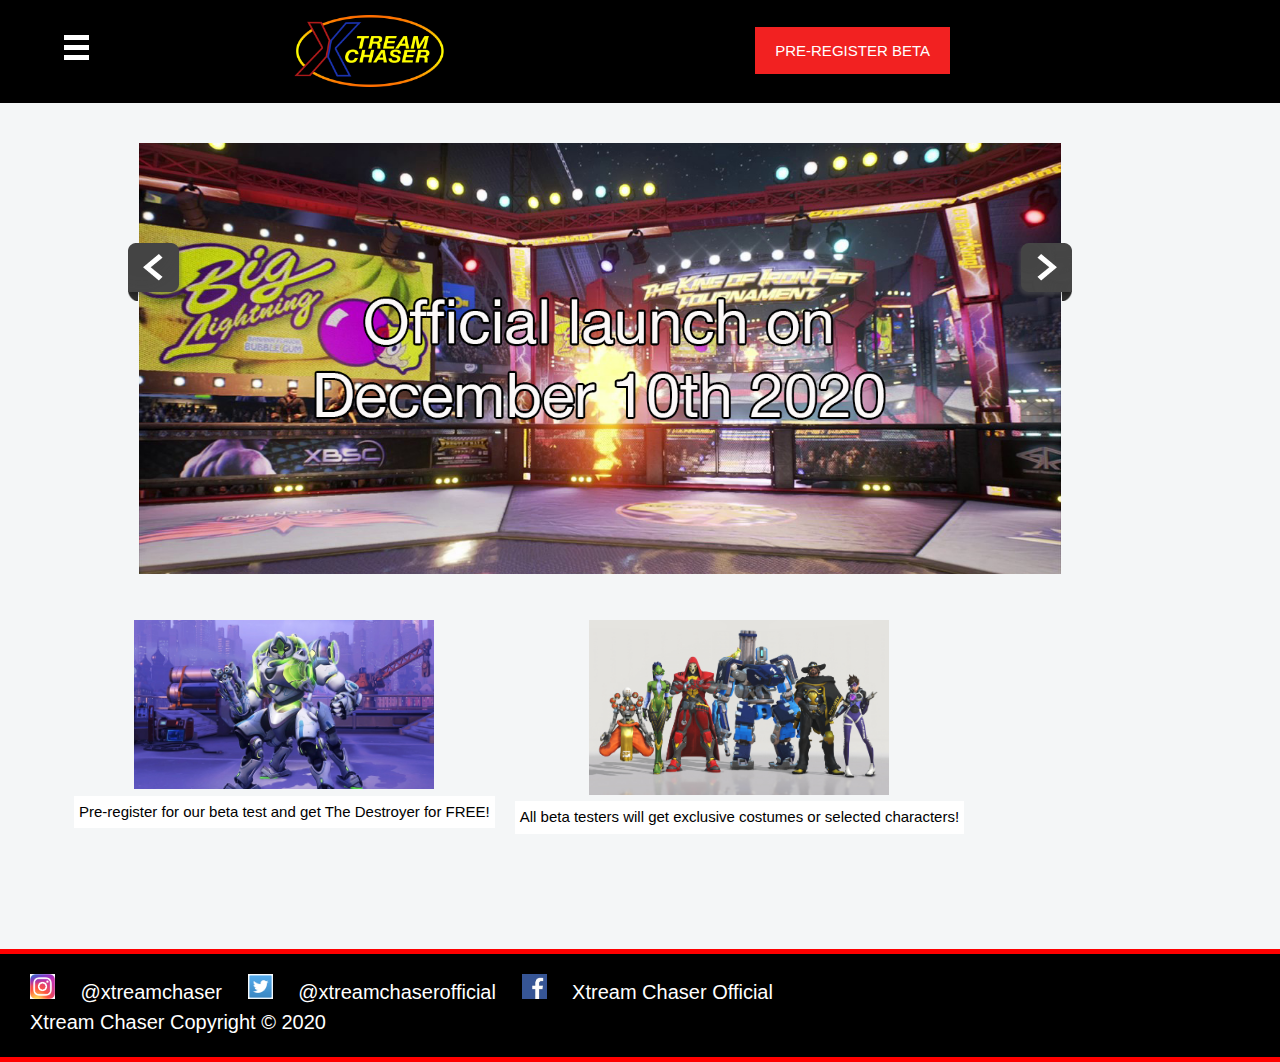
<file: index.html>
<!--
Albert Lilian Thamson / 2201754412
Daniel Santoso / 2201756506
Kevin / 2201751530
Rio Nagano / 2201767232
-->

<!DOCTYPE html>
<html>
<head>
	<meta charset="utf-8">
	<meta name="viewport" content="width-device-width, initial-scale=1.0">
	<meta name="keywords" content="fighting game, xtream chaser, beta test">
	<meta name="author" content="Albert Daniel Kevin Rio">

	<title>Xtream Chaser | Beta Test Open!</title>
	<link rel="stylesheet" type="text/css" href="css/style.css">
	<script
		src="http://code.jquery.com/jquery-3.5.1.js"
		integrity="sha256-QWo7LDvxbWT2tbbQ97B53yJnYU3WhH/C8ycbRAkjPDc="
	    crossorigin="anonymous"></script>
	<!-- <script src="Jquery/jquery_3_5_1.js"></script> -->
	<script src="js/main.js"></script>
	
</head>
<body>
	<header>
		<div id="header">
			<div class="container">
				<nav>
					<div id="menu">
						<div id="dropBtn">
							<img src="assets/menu.png" alt="drop">
						</div>
					</div>
					<div id="logo">
						<div id="mylogo">
							<img src="assets/logo.png" alt="logo">
						</div>
					</div>
					<div id="pregister">
						<div id="mybutton">
							<p class="preg"><a href="preregister.html">Pre-register BETA</a></p>
						</div>
					</div>
				</nav>
			</div>
		</div>
		<div id="menuContent">
			<a href="index.html">Home</a>
			<a href="gallery.html">Gallery</a>
			<a href="characters.html">Characters</a>
			<a href="lore.html">Lore</a>
			<a href="preregister.html" class="prebut">Pre-Register Beta</a>
	    </div>
	</header>

	<section id="showcase">
		<div class="container2">
			<div class="slider-outer">
				<img src="assets/arrow-left.png" class="prev" alt="Prev">
				<div class="slider-inner">
					<img src="assets/overview1.png" class="active">
					<img src="assets/overview2.png">
					<img src="assets/overview3.png">
				</div>
				<img src="assets/arrow-right.png" class="next" alt="Next">
			</div>
		</div>
	</section>

	<section id="boxes">
		<div class="container">
			<div class="box">
				<img src="assets/destroyer.jpg">
				<p>Pre-register for our beta test and get The Destroyer for FREE!</p>
			</div>
			<div class="box">
				<img src="assets/costumes.jpg">
				<p>All beta testers will get exclusive costumes or selected characters!</p>
			</div>
		</div>
	</section>

	<footer>
		<div id="footer">
			<div class="leftFoot">
				<a href="https://instagram.com" target="_blank"><img src="assets/insta.png" alt="instagram"></a>
	    		<p>@xtreamchaser</p>
	    		<a href="https://twitter.com" target="_blank"><img src="assets/twitter.png" alt="twitter"></a>
	    		<p>@xtreamchaserofficial</p>
	    		<a href="https://facebook.com" target="_blank"><img src="assets/fb.jpg" alt="facebook"></a>
	    		<p>Xtream Chaser Official</p>
			</div>
			<div class="rightFoot">
				<p>Xtream Chaser Copyright © 2020</p>
			</div>
		</div>
	</footer>
</body>
</html>

<script>
    $("#dropBtn").click(function(){
        if($("#menuContent").is(":visible")){
            $("#menuContent").css('display', 'none')
        }else{
            $("#menuContent").css('display', 'block')
        }
    })
</script>
</file>
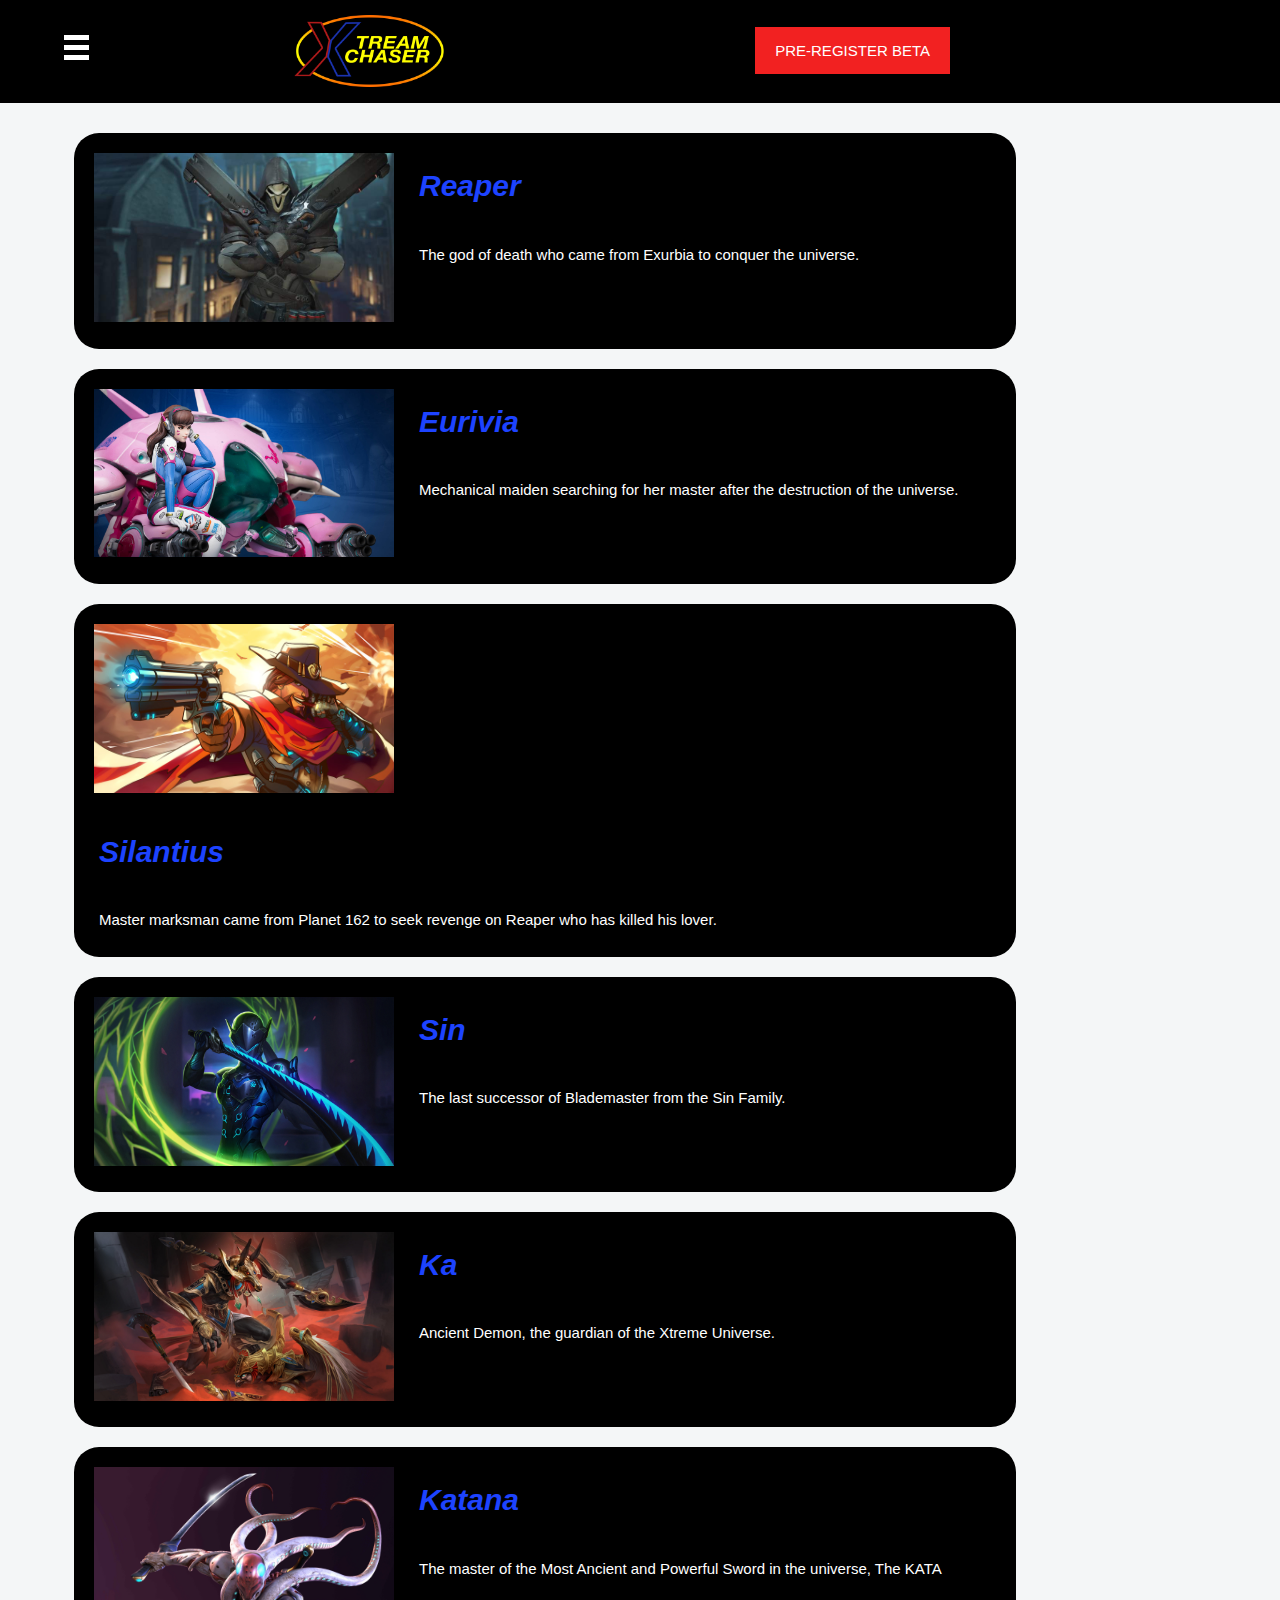
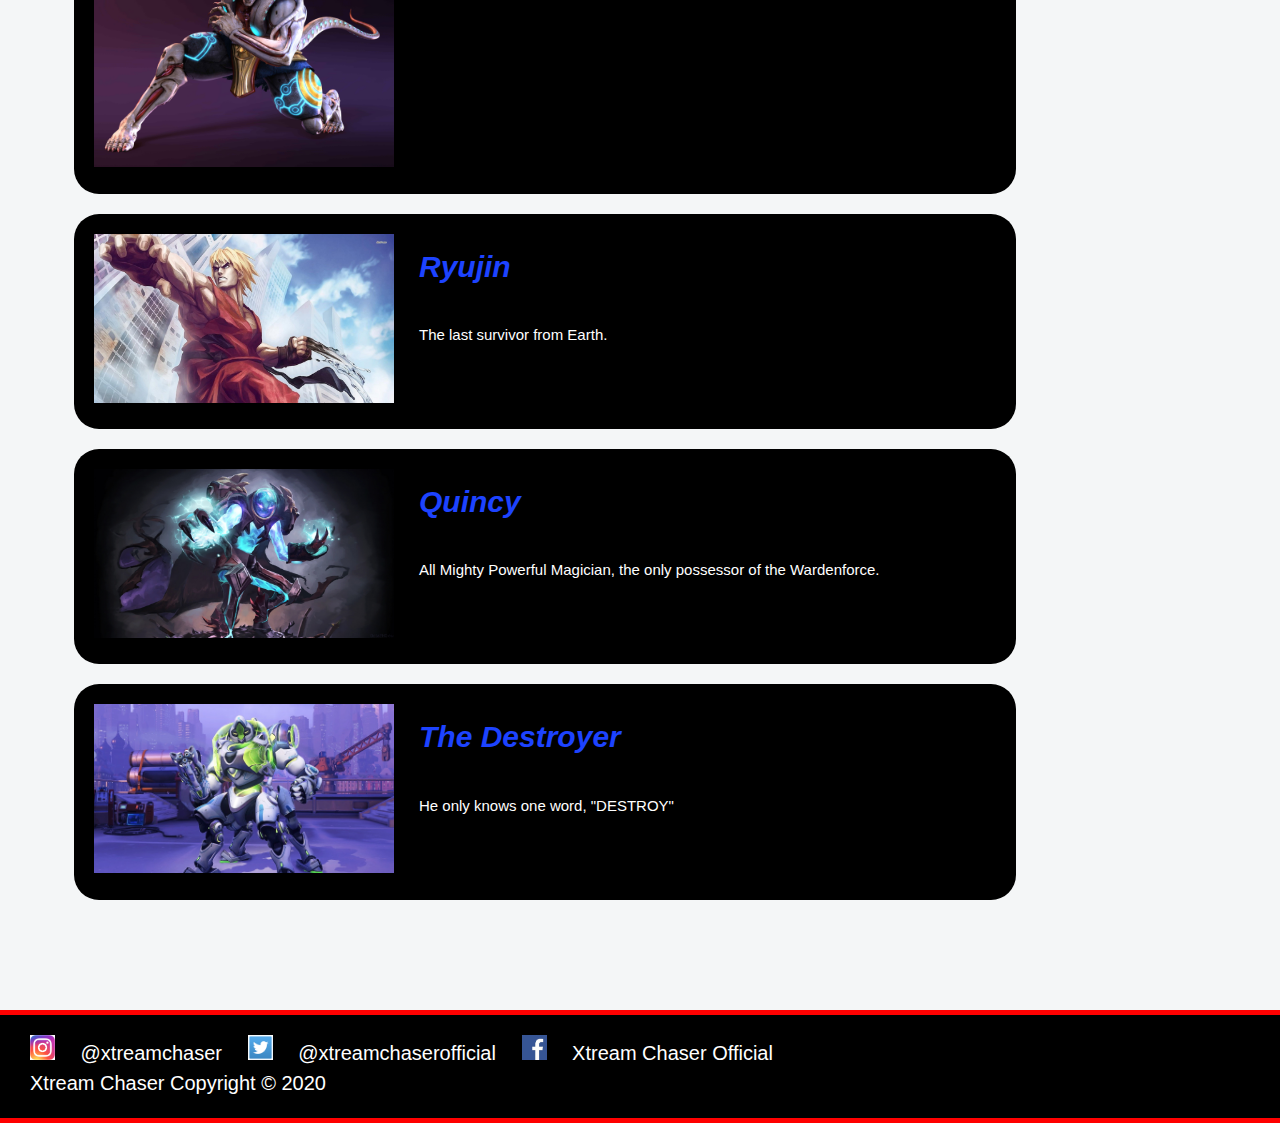
<file: characters.html>
<!--
Albert Lilian Thamson / 2201754412
Daniel Santoso / 2201756506
Kevin Chan / 2201751530
Rio Nagano / 2201767232
-->

<!DOCTYPE html>
<html>
<head>
	<meta charset="utf-8">
	<meta name="viewport" content="width-device-width, initial-scale=1.0">
	<meta name="keywords" content="fighting game, xtream chaser, beta test">
	<meta name="author" content="Albert Daniel Kevin Rio">

	<title>Xtream Chaser | Beta Test Open!</title>
	<link rel="stylesheet" type="text/css" href="css/style.css">
	<script
		src="http://code.jquery.com/jquery-3.5.1.js"
		integrity="sha256-QWo7LDvxbWT2tbbQ97B53yJnYU3WhH/C8ycbRAkjPDc="
	    crossorigin="anonymous"></script>
	<!-- <script src="Jquery/jquery_3_5_1.js"></script> -->
	<script src="js/main.js"></script>
	
</head>
<body>
	<header>
		<div id="header">
			<div class="container">
				<nav>
					<div id="menu">
						<div id="dropBtn">
							<img src="assets/menu.png" alt="drop">
						</div>
					</div>
					<div id="logo">
						<div id="mylogo">
							<img src="assets/logo.png" alt="logo">
						</div>
					</div>
					<div id="pregister">
						<div id="mybutton">
							<p class="preg"><a href="preregister.html">Pre-register BETA</a></p>
						</div>
					</div>
				</nav>
			</div>
		</div>
		<div id="menuContent">
			<a href="index.html">Home</a>
			<a href="gallery.html">Gallery</a>
			<a href="characters.html">Characters</a>
			<a href="lore.html">Lore</a>
			<a href="preregister.html" class="prebut">Pre-Register Beta</a>
	    </div>
	</header>

	<section id="characters">
		<div class="container">
			<div class="char">
				<div class="figure">
					<img src="assets/characters/reaper.jpg">
				</div>
				<div class="desc">
					<h1>Reaper</h1>
					<p>The god of death who came from Exurbia to conquer the universe.</p>
				</div>
			</div>
			<div class="char">
				<div class="figure">
					<img src="assets/characters/eurivia.jpg">
				</div>
				<div class="desc">
					<h1>Eurivia</h1>
					<p>Mechanical maiden searching for her master after the destruction of the universe.</p>
				</div>
			</div>
			<div class="char">
				<div class="figure">
					<img src="assets/characters/silantius.jpg">
				</div>
				<div class="desc">
					<h1>Silantius</h1>
					<p>Master marksman came from Planet 162 to seek revenge on Reaper who has killed his lover.</p>
				</div>
			</div>
			<div class="char">
				<div class="figure">
					<img src="assets/characters/sin.png">
				</div>
				<div class="desc">
					<h1>Sin</h1>
					<p>The last successor of Blademaster from the Sin Family.</p>
				</div>
			</div>
			<div class="char">
				<div class="figure">
					<img src="assets/characters/ka.jpg">
				</div>
				<div class="desc">
					<h1>Ka</h1>
					<p>Ancient Demon, the guardian of the Xtreme Universe.</p>
				</div>
			</div>
			<div class="char">
				<div class="figure">
					<img src="assets/characters/katana.jpg">
				</div>
				<div class="desc">
					<h1>Katana</h1>
					<p>The master of the Most Ancient and Powerful Sword in the universe, The KATA</p>
				</div>
			</div>
			<div class="char">
				<div class="figure">
					<img src="assets/characters/ryujin.jpg">
				</div>
				<div class="desc">
					<h1>Ryujin</h1>
					<p>The last survivor from Earth.</p>
				</div>
			</div>
			<div class="char">
				<div class="figure">
					<img src="assets/characters/quincy.jpg">
				</div>
				<div class="desc">
					<h1>Quincy</h1>
					<p>All Mighty Powerful Magician, the only possessor of the Wardenforce.</p>
				</div>
			</div>
			<div class="char">
				<div class="figure">
					<img src="assets/characters/destroyer.jpg">
				</div>
				<div class="desc">
					<h1>The Destroyer</h1>
					<p>He only knows one word, "DESTROY"</p>
				</div>
			</div>
		</div>
	</section>

	<footer>
		<div id="footer">
			<div class="leftFoot">
				<a href="https://instagram.com" target="_blank"><img src="assets/insta.png" alt="instagram"></a>
	    		<p>@xtreamchaser</p>
	    		<a href="https://twitter.com" target="_blank"><img src="assets/twitter.png" alt="twitter"></a>
	    		<p>@xtreamchaserofficial</p>
	    		<a href="https://facebook.com" target="_blank"><img src="assets/fb.jpg" alt="facebook"></a>
	    		<p>Xtream Chaser Official</p>
			</div>
			<div class="rightFoot">
				<p>Xtream Chaser Copyright © 2020</p>
			</div>
		</div>
	</footer>
</body>
</html>

<script>

    $("#dropBtn").click(function(){
        if($("#menuContent").is(":visible")){
            $("#menuContent").css('display', 'none')
        }else{
            $("#menuContent").css('display', 'block')
        }
    })

</script>
</file>
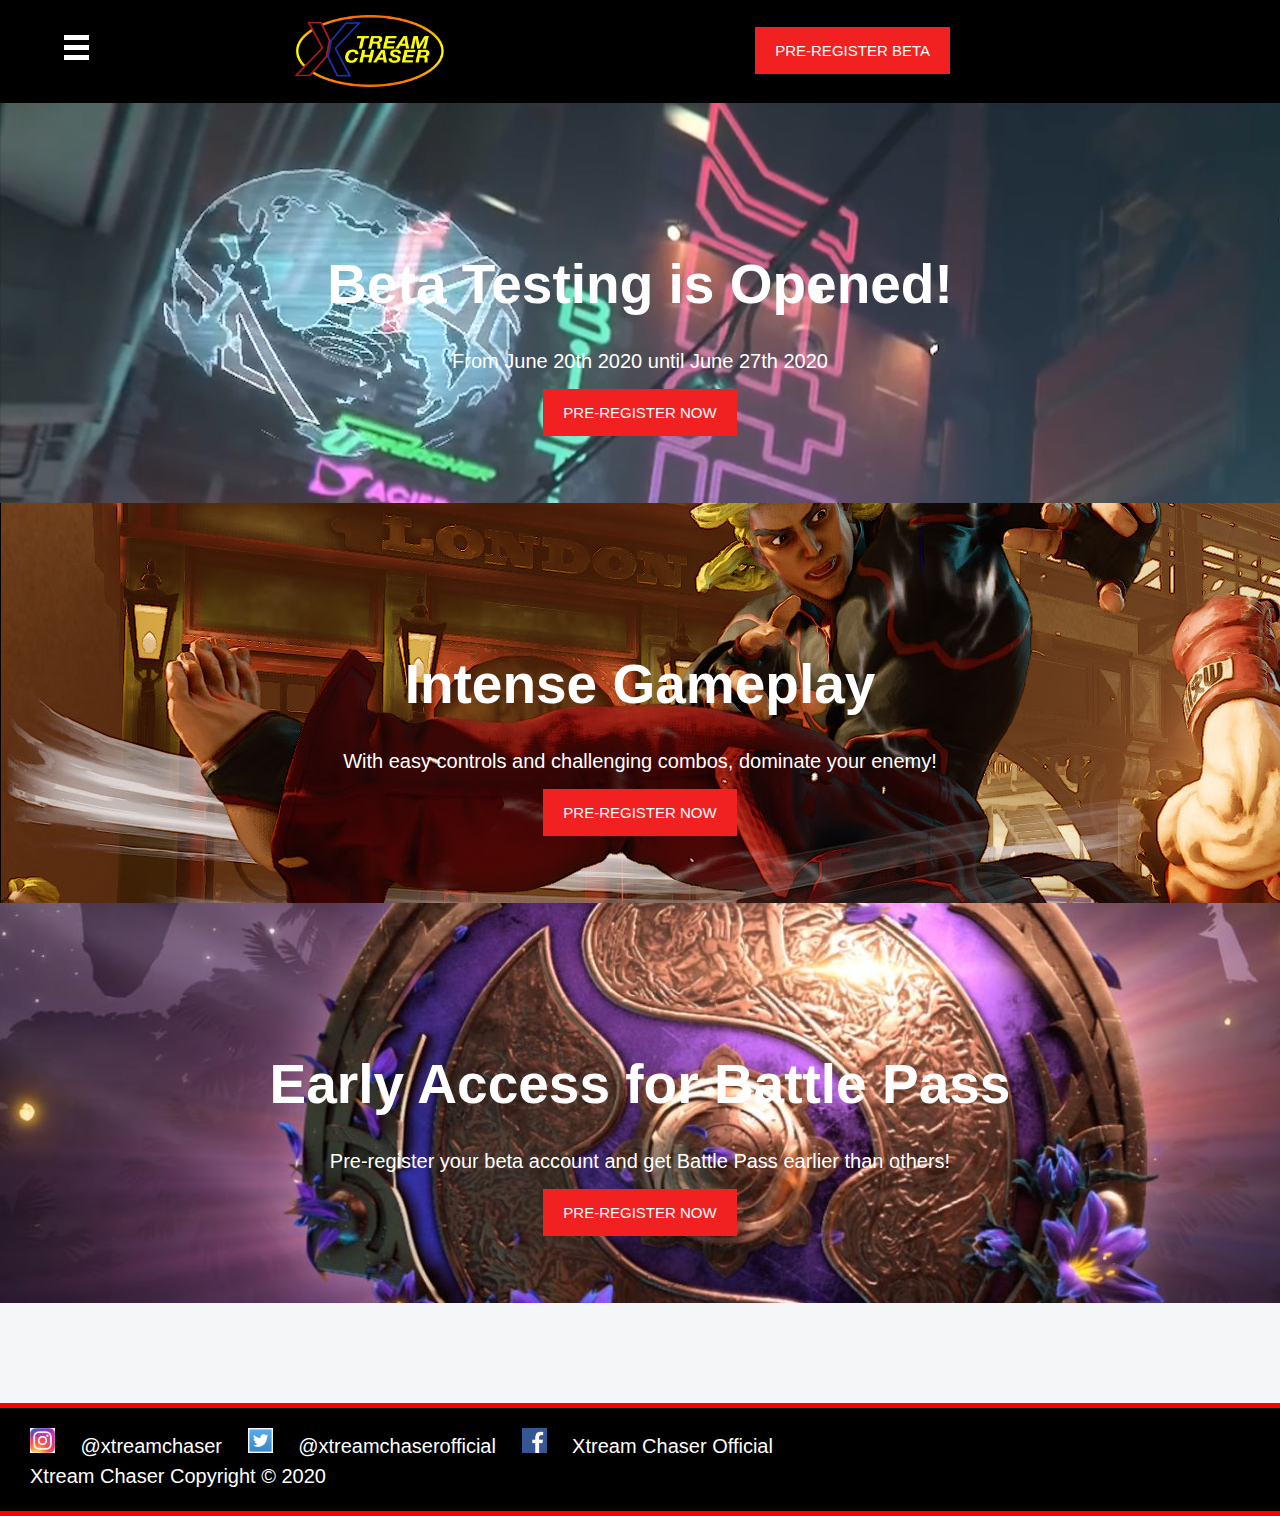
<file: gallery.html>
<!--
Albert Lilian Thamson / 2201754412
Daniel Santoso / 2201756506
Kevin Chan / 2201751530
Rio Nagano / 2201767232
-->

<!DOCTYPE html>
<html>
<head>
	<meta charset="utf-8">
	<meta name="viewport" content="width-device-width, initial-scale=1.0">
	<meta name="keywords" content="fighting game, xtream chaser, beta test">
	<meta name="author" content="Albert Daniel Kevin Rio">

	<title>Xtream Chaser | Beta Test Open!</title>
	<link rel="stylesheet" type="text/css" href="css/style.css">
	<script
		src="http://code.jquery.com/jquery-3.5.1.js"
		integrity="sha256-QWo7LDvxbWT2tbbQ97B53yJnYU3WhH/C8ycbRAkjPDc="
	    crossorigin="anonymous"></script>
	<!-- <script src="Jquery/jquery_3_5_1.js"></script> -->
	<script src="js/main.js"></script>
	
</head>
<body>
	<header>
		<div id="header">
			<div class="container">
				<nav>
					<div id="menu">
						<div id="dropBtn">
							<img src="assets/menu.png" alt="drop">
						</div>
					</div>
					<div id="logo">
						<div id="mylogo">
							<img src="assets/logo.png" alt="logo">
						</div>
					</div>
					<div id="pregister">
						<div id="mybutton">
							<p class="preg"><a href="preregister.html">Pre-register BETA</a></p>
						</div>
					</div>
				</nav>
			</div>
		</div>
		<div id="menuContent">
			<a href="index.html">Home</a>
			<a href="gallery.html">Gallery</a>
			<a href="characters.html">Characters</a>
			<a href="lore.html">Lore</a>
			<a href="preregister.html" class="prebut">Pre-Register Beta</a>
	    </div>
	</header>

	<section id="events">
		<div class="container">
			<h1>Beta Testing is Opened!</h1>
			<p>From June 20th 2020 until June 27th 2020</p>
			<p><a href="preregister.html">Pre-register Now</a></p>
		</div>

	</section>

	<section id="gameplay">
		<div class="container">
			<h1>Intense Gameplay</h1>
			<p>With easy controls and challenging combos, dominate your enemy!</p>
			<p><a href="preregister.html">Pre-register Now</a></p>
		</div>
		
	</section>

	<section id="earlypass">
		<div class="container">
			<h1>Early Access for Battle Pass</h1>
			<p>Pre-register your beta account and get Battle Pass earlier than others!</p>
			<p><a href="preregister.html">Pre-register Now</a></p>
		</div>
		
	</section>

	<footer>
		<div id="footer">
			<div class="leftFoot">
				<a href="https://instagram.com" target="_blank"><img src="assets/insta.png" alt="instagram"></a>
	    		<p>@xtreamchaser</p>
	    		<a href="https://twitter.com" target="_blank"><img src="assets/twitter.png" alt="twitter"></a>
	    		<p>@xtreamchaserofficial</p>
	    		<a href="https://facebook.com" target="_blank"><img src="assets/fb.jpg" alt="facebook"></a>
	    		<p>Xtream Chaser Official</p>
			</div>
			<div class="rightFoot">
				<p>Xtream Chaser Copyright © 2020</p>
			</div>
		</div>
	</footer>
</body>
</html>

<script>

    $("#dropBtn").click(function(){
        if($("#menuContent").is(":visible")){
            $("#menuContent").css('display', 'none')
        }else{
            $("#menuContent").css('display', 'block')
        }
    })


</script>
</file>
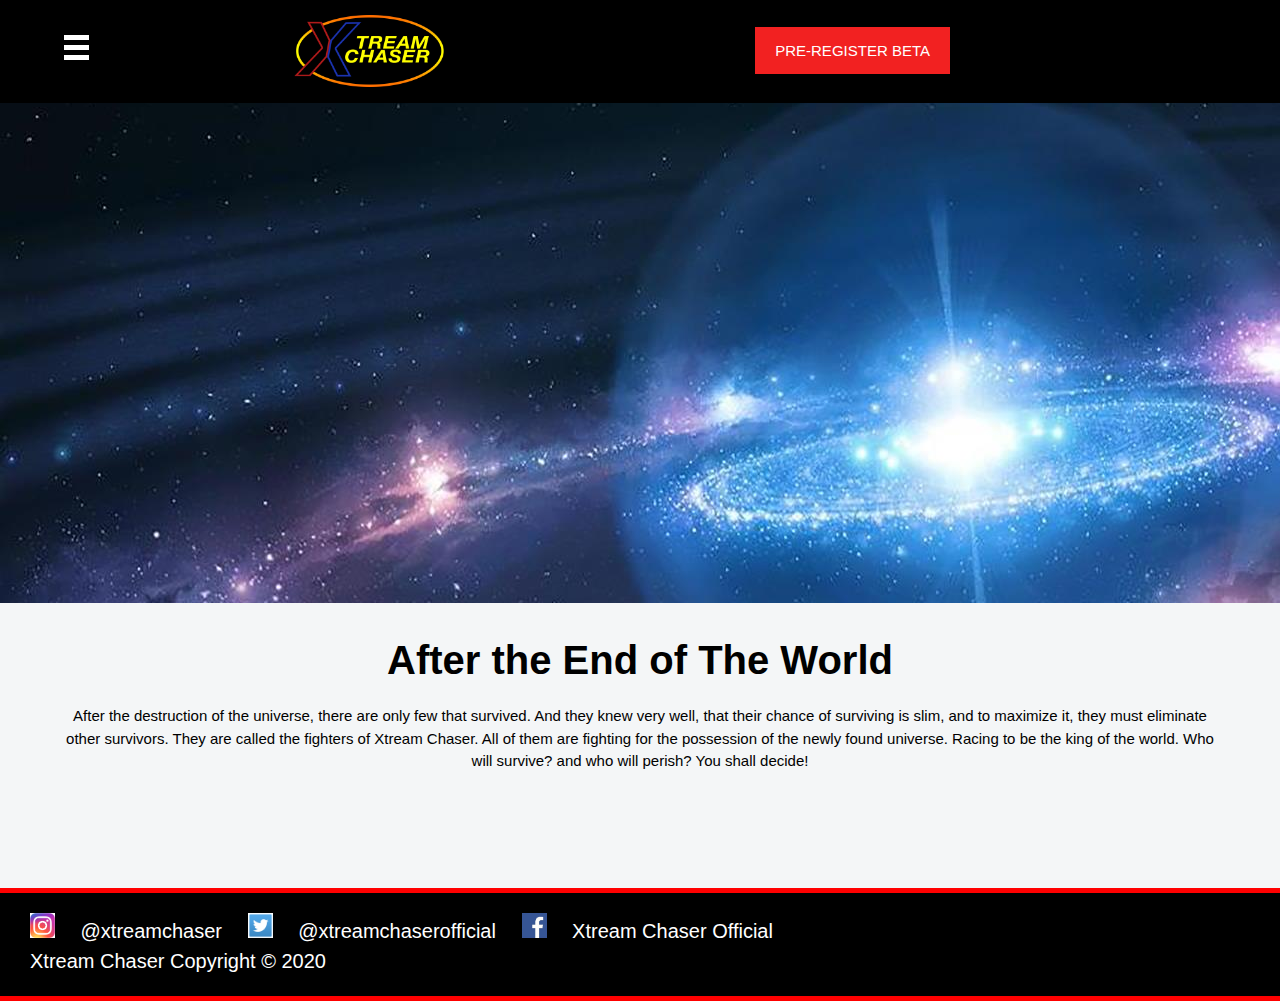
<file: lore.html>
<!--
Albert Lilian Thamson / 2201754412
Daniel Santoso / 2201756506
Kevin Chan / 2201751530
Rio Nagano / 2201767232
-->

<!DOCTYPE html>
<html>
<head>
	<meta charset="utf-8">
	<meta name="viewport" content="width-device-width, initial-scale=1.0">
	<meta name="keywords" content="fighting game, xtream chaser, beta test">
	<meta name="author" content="Albert Daniel Kevin Rio">

	<title>Xtream Chaser | Beta Test Open!</title>
	<link rel="stylesheet" type="text/css" href="css/style.css">
	<script
		src="http://code.jquery.com/jquery-3.5.1.js"
		integrity="sha256-QWo7LDvxbWT2tbbQ97B53yJnYU3WhH/C8ycbRAkjPDc="
	    crossorigin="anonymous"></script>
	<!-- <script src="Jquery/jquery_3_5_1.js"></script> -->
	<script src="js/main.js"></script>
	
</head>
<body>
	<header>
		<div id="header">
			<div class="container">
				<nav>
					<div id="menu">
						<div id="dropBtn">
							<img src="assets/menu.png" alt="drop">
						</div>
					</div>
					<div id="logo">
						<div id="mylogo">
							<img src="assets/logo.png" alt="logo">
						</div>
					</div>
					<div id="pregister">
						<div id="mybutton">
							<p class="preg"><a href="preregister.html">Pre-register BETA</a></p>
						</div>
					</div>
				</nav>
			</div>
		</div>
		<div id="menuContent">
			<a href="index.html">Home</a>
			<a href="gallery.html">Gallery</a>
			<a href="characters.html">Characters</a>
			<a href="lore.html">Lore</a>
			<a href="preregister.html" class="prebut">Pre-Register Beta</a>
	    </div>
	</header>

	<section id="lore">
		<div class="container">
			
		</div>

	</section>

	<section id="cerita">
		<div class="container">
			<div class="universe">
				<h1>After the End of The World</h1>
				<p>After the destruction of the universe, there are only few that survived. And they knew very well, that their chance of surviving is slim, and to maximize it, they must eliminate other survivors. They are called the fighters of Xtream Chaser. All of them are fighting for the possession of the newly found universe. Racing to be the king of the world. Who will survive? and who will perish? You shall decide!</p>
			</div>
		</div>
	</section>


	<footer>
		<div id="footer">
			<div class="leftFoot">
				<a href="https://instagram.com" target="_blank"><img src="assets/insta.png" alt="instagram"></a>
	    		<p>@xtreamchaser</p>
	    		<a href="https://twitter.com" target="_blank"><img src="assets/twitter.png" alt="twitter"></a>
	    		<p>@xtreamchaserofficial</p>
	    		<a href="https://facebook.com" target="_blank"><img src="assets/fb.jpg" alt="facebook"></a>
	    		<p>Xtream Chaser Official</p>
			</div>
			<div class="rightFoot">
				<p>Xtream Chaser Copyright © 2020</p>
			</div>
		</div>
	</footer>
</body>
</html>

<script>

    $("#dropBtn").click(function(){
        if($("#menuContent").is(":visible")){
            $("#menuContent").css('display', 'none')
        }else{
            $("#menuContent").css('display', 'block')
        }
    })


</script>
</file>
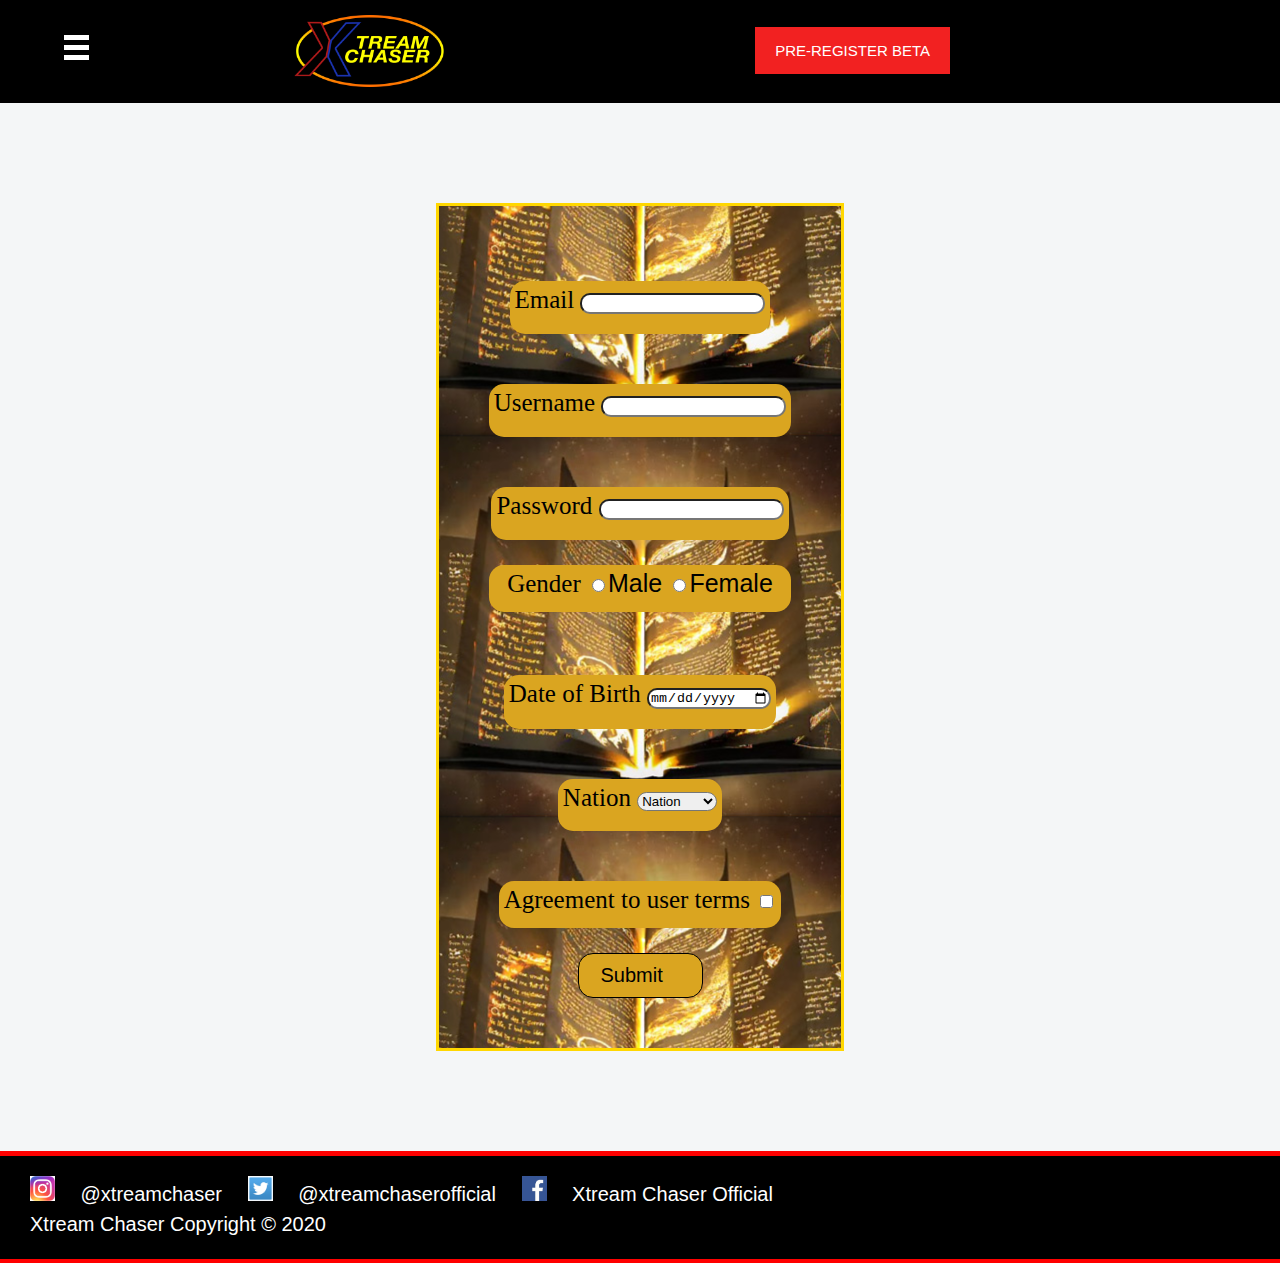
<file: preregister.html>
<!--
Albert Lilian Thamson / 2201754412
Daniel Santoso / 2201756506
Kevin / 2201751530
Rio Nagano / 2201767232
-->

<!DOCTYPE html>
<html>
<head>
    <meta charset="utf-8">
    <meta name="viewport" content="width-device-width, initial-scale=1.0">
    <meta name="keywords" content="fighting game, xtream chaser, beta test">
    <meta name="author" content="Albert Daniel Kevin Rio">

    <title>Xtream Chaser | Beta Test Open!</title>
    <link rel="stylesheet" type="text/css" href="css/style.css">
    <script
        src="http://code.jquery.com/jquery-3.5.1.js"
        integrity="sha256-QWo7LDvxbWT2tbbQ97B53yJnYU3WhH/C8ycbRAkjPDc="
        crossorigin="anonymous"></script>
    <!-- <script src="Jquery/jquery_3_5_1.js"></script> -->
    <script src="js/main.js"></script>
    
</head>
<body>
    <header>
        <div id="header">
            <div class="container">
                <nav>
                    <div id="menu">
                        <div id="dropBtn">
                            <img src="assets/menu.png" alt="drop">
                        </div>
                    </div>
                    <div id="logo">
                        <div id="mylogo">
                            <img src="assets/logo.png" alt="logo">
                        </div>
                    </div>
                    <div id="pregister">
                        <div id="mybutton">
                            <p class="preg"><a href="preregister.html">Pre-register BETA</a></p>
                        </div>
                    </div>
                </nav>
            </div>
        </div>
        <div id="menuContent">
            <a href="index.html">Home</a>
            <a href="gallery.html">Gallery</a>
            <a href="characters.html">Characters</a>
            <a href="lore.html">Lore</a>
            <a href="preregister.html" class="prebut">Pre-Register Beta</a>
        </div>
    </header>


    <section id="formPreRegis">
        <div class="container3">
            <form name="preregis" action="index.html" onsubmit="return validateF()" method="post">
        
                <p class="input_f">Email
                <input type="text" name="email" id="email"></p><br>
                <p class="input_f">Username
                <input type="text" name="name" id="name"></p><br>
                <p class="input_f">Password
                <input type="text" name="pass" id="pass"></p><br>
                <div class="input_f">Gender
                <span id="rad_mal"><input type="radio" id="male_r" value="ma" name="gender">Male</span>
                <span id="rad_fem"><input type="radio" id="fem_r" value="fe" name="gender">Female</span></div><br>
                <p class="input_f">Date of Birth
                <input type="date" name="dob"></p><br>
                <p class="input_f">Nation
                <select name="nation" id="nation">
                    <option value="">Nation</option>
                    <option value="IND">Indonesia</option>
                    <option value="JPN">Jepang</option>
                    <option value="USA">America</option>
                    <option value="IDA">India</option>
                </select></p>
                <br>
                <p class="input_f">Agreement to user terms
                <input type="checkbox" id="cek_id" name="cek"></p>
                <br>
                <button type="submit">
                    <span>Submit</span>
                </button>
            </form>
        </div>
    </section>


    <footer>
        <div id="footer">
            <div class="leftFoot">
                <a href="https://instagram.com" target="_blank"><img src="assets/insta.png" alt="instagram"></a>
                <p>@xtreamchaser</p>
                <a href="https://twitter.com" target="_blank"><img src="assets/twitter.png" alt="twitter"></a>
                <p>@xtreamchaserofficial</p>
                <a href="https://facebook.com" target="_blank"><img src="assets/fb.jpg" alt="facebook"></a>
                <p>Xtream Chaser Official</p>
            </div>
            <div class="rightFoot">
                <p>Xtream Chaser Copyright © 2020</p>
            </div>
        </div>
    </footer>
</body>
</html>

<script>

    $("#dropBtn").click(function(){
        if($("#menuContent").is(":visible")){
            $("#menuContent").css('display', 'none')
        }else{
            $("#menuContent").css('display', 'block')
        }
    })
    

</script>
</file>
<file: css/style.css>
body{
    font: 15px/1.5 Helvetica, Arial, sans-serif;
    padding: 0;
    margin: 0;
    background-color: #f4f6f7;
}

/* Global */
.container{
    width: 90%;
    margin: auto;
    overflow: hidden;
}

.container2{
    width: 80%;
    margin: 40px auto;
    overflow: auto;
}

.container3{
    text-align: center;
    width: 80%;
    margin: auto;
    overflow: hidden;
}

/* Header */
header{
    background-color: #000000
    color: #ffffff;
    min-height: 70px;
}

header a{
    color: #ffffff;
    text-decoration: none;
    text-transform: uppercase;
    font-size: 16px;
}

header #header{
    background-color: #000000
}

header #menu{
    width: 20%;
    float: left;
    background: black;
    margin-top: 15px
}

header #dropBtn{
    float: left;
    margin-top: 20px;
}

header #dropBtn img{
    width: 25px;
}

header #logo{
    width: 40%;
    float: center;
}

header #mylogo{
    float: left;
    margin: auto;
    margin-top: 15px;
    margin-bottom: 10px;

}

header #mylogo img{
    width: 150px;
    text-align: center;
}

header #pregister{
    width: 40%;
    float: right;
}

header #mybutton{
    margin-top: 40px;
}

header #pregister a{
    font-size: 15px;
    background-color: #f22121;
    padding: 15px 20px;
    text-align: center;
}

header .prebut{
    background-color: #f22121;
    color: #ffffff;
}

#menuContent{
    position: fixed;
    color: black;
    display: none;
    background-color: gray;
    margin-top: -15px;
    padding: 10px;
    left: 0;
    z-index: 1;
}

#menuContent a{
    display: block;
    text-decoration: none;
    color: white;
    font-size: 25px;
}


/* Slider */
.slider-inner{
    width: 90%;
    position: relative;
    overflow: hidden;
    float: left;
}

.slider-inner img{
    display: none;
    width: 100%;
}

.slider-inner img.active{
    display: inline-block;
}

.prev, .next{
    float: left;
    margin-top: 100px;
    cursor: pointer;
}

.prev{
    position: relative;
    margin-right: -45px;
    z-index: 100;
}

.next{
    position: relative;
    margin-left: -45px;
    z-index: 100;
}


/* Boxes */

#boxes{
    margin-top: 20px;
}

#boxes .box{
    float: left;
    text-align: center;
    width: 30%
    padding: 10px;
    margin: auto 10px;
}

#boxes .box img{
    width: 300px;
}

#boxes p{
    background-color: #ffffff;
    padding: 5px;
    margin-top: 0;
}

/* Footer */
footer a{
        display: inline-block;
        margin: auto 10px;
}

footer p{
        display: inline-block;
        margin: auto 10px;
}

footer{
    padding: 20px;
    margin-top: 100px;
    margin-bottom: 0;
    color: #ffffff;
    background: #000000;
    border-top: 5px red solid;
    border-bottom: 5px red solid;
    font-size: 20px;
}

/*footer .leftFoot{
    background-color: #000000;
    width: 40%;
    float: left;
    margin-bottom: 0;
}*/

footer .leftFoot img{
    width: 25px;
    display: inline-block;
}

/*footer .rightFoot{
    background-color: #000000;
    width: 40%;
    float: right;
    margin-bottom: 0;
}*/

/* Characters */
#characters{
    margin-top: 20px;
}

.char{
    background-color: #000000;
    float: left;
    text-align: left;
    width: 80%;
    padding: 10px;
    margin: 10px;
    border-radius: 25px;
}

.figure{
    margin: 10px;
    float: left;
}

.figure img{
    width: 300px;

}

.desc{
    float: left;
    margin-left: 15px;
}

.desc h1{
    color: #1d43ff;
    font-style: italic;
}

.desc p{
    float: left;
    text-align: left;
    color: #ffffff;
}

/* Events */
#events{
    min-height: 400px;
    background: url('../assets/gameplay.jpg') no-repeat 0 -100px;
    text-align: center;
    color: #ffffff;
}

#gameplay{
    min-height: 400px;
    background: url('../assets/gameplay5.jpg') no-repeat 0 -150px;
    text-align: center;
    color: #ffffff;
}

#earlypass{
    min-height: 400px;
    background: url('../assets/earlypass.jpg') no-repeat -260px -240px;
    text-align: center;
    color: #ffffff;
}

#events h1, #gameplay h1, #earlypass h1{
    margin-top: 140px;
    font-size: 55px;
    margin-bottom: 10px;
}

#events p, #gameplay p, #earlypass p{
    font-size: 20px;
}

#events a, #gameplay a, #earlypass a{
    color: #ffffff;
    text-decoration: none;
    text-transform: uppercase;
    font-size: 15px;
    background-color: #f22121;
    padding: 15px 20px;
    text-align: center;
}

#lore{
    min-height: 500px;
    background: url('../assets/lore.jpg') no-repeat 0 -20px;
    text-align: center;
}

#cerita{
    text-align: center;
}

#cerita h1{
    font-size: 40px;
    margin-bottom: 15px;
}

/* Pre-Register */
form{
    text-align: center;
    border: solid gold;
    background-image: url("../assets/gallery.png");
    background-position: center;
    color: black;
    font-size: 25px;
    font-family: Bastion;
    padding: 50px;
    margin-top: 100px;
    display: inline-block;
}

form p{
    display: inline-block;
}

form button{
    background-color: goldenrod;
    border: 1px solid black;
    border-radius: 15px;
    color: black;
    padding: 10px;
    font-size: 20px;
    width: 125px;
}

form button span{
    transition: 0.5s;
}

form button span:after{
    transition: 0.5s;
    right: -20px;
    content: " \00bb";
    opacity: 0;
}

form button:hover span{
    padding-right: 5px;
}

form button:hover span:after{
    opacity: 1;
    right: 0px;
}

input, select{
    margin-bottom: 20px;
    border-radius: 10px;

}

.input_f{
    background-color: goldenrod;
    padding-top: 0%;
    padding-bottom: 0%;
    padding-left: 5px;
    padding-right: 5px;
    border-radius: 15px;
}


#rad_mal, #rad_fem{
    font-family: Arial, Helvetica, sans-serif;
}

@media screen and (max-width: 800px){
    header #mybutton{
        margin-top: 30px
    }


    #boxes .box{
        float: none;
        text-align: center;
        width: 100%;
    }

    footer a{
        display: inline-block;
        margin: 0px;
        padding: 0px;
    }
    
    footer p{
        display: inline-block;
        margin: 0px;
        margin-left: 0px;
        margin-right: 0px;
        padding: 0px;
        font-size: 20px;
    }

    #characters .desc h1, .desc p{
        float: none;
        text-align: center;
    }
}
</file>
